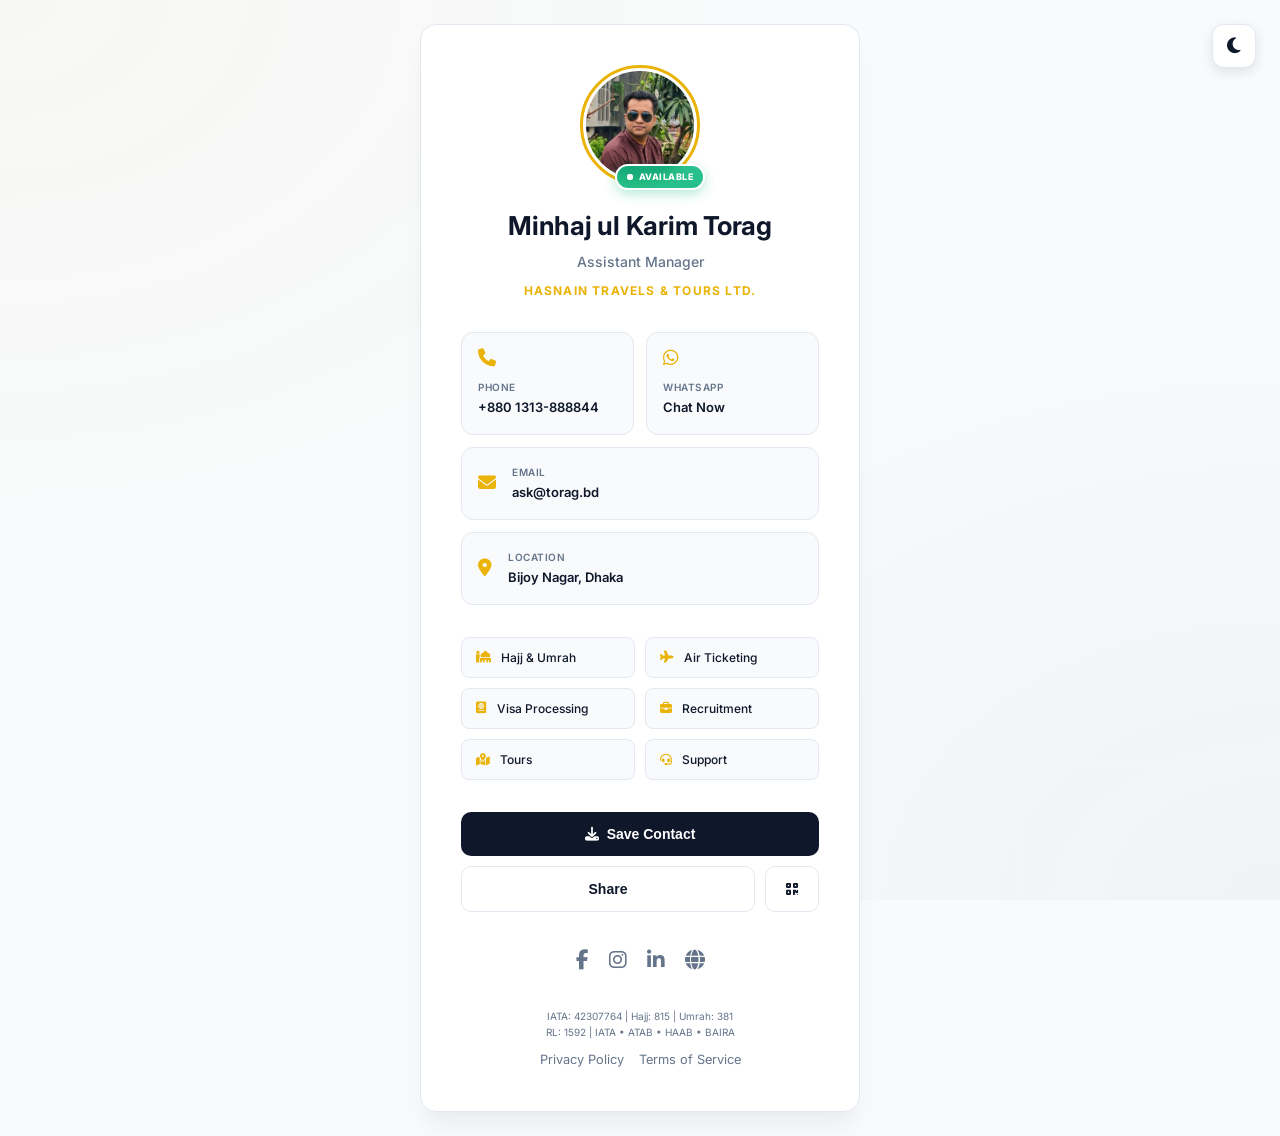
<file: index.html>
<!DOCTYPE html>
<html lang="en">

<head>
    <meta charset="UTF-8">
    <meta name="viewport" content="width=device-width, initial-scale=1.0">
    <title>Torag | Digital Business Card</title>

    <!-- SEO & Meta -->
    <meta name="theme-color" content="#0a0a0a">
    <meta name="description" content="Minhaj ul Karim Torag - Assistant Manager at Hasnain Travels & Tours Ltd.">

    <!-- Icons & Style -->
    <link rel="stylesheet" href="https://cdnjs.cloudflare.com/ajax/libs/font-awesome/6.5.1/css/all.min.css">
    <link rel="icon" type="image/png" href="Favicon.png">
    <link rel="apple-touch-icon" href="Torag.jpg">
    <link rel="stylesheet" href="style.css">
</head>

<body>

    <!-- Background Layers -->
    <div class="bg-canvas"></div>

    <div class="theme-toggle" onclick="toggleTheme()" title="Toggle Theme">
        <i class="fas fa-moon" id="themeIcon"></i>
    </div>

    <main class="card-wrapper">
        <div class="vcard" id="mainCard">

            <!-- Profile Section -->
            <header class="profile-section">
                <div class="avatar-container">
                    <img src="Torag.jpg" alt="Minhaj ul Karim Torag" class="avatar-img">
                    <div class="status-badge">
                        <span class="pulse"></span>
                        Available
                    </div>
                </div>
                <h1 class="name">Minhaj ul Karim Torag</h1>
                <p class="title-badge">Assistant Manager</p>
                <p class="company-name">Hasnain Travels & Tours Ltd.</p>
            </header>

            <!-- Contact Bento Grid -->
            <div class="contact-bento">
                <a href="tel:+8801313888844" class="bento-item">
                    <i class="fas fa-phone"></i>
                    <div class="bento-label">Phone</div>
                    <div class="bento-value">+880 1313-888844</div>
                </a>
                <a href="https://wa.me/8801307534443" class="bento-item">
                    <i class="fab fa-whatsapp"></i>
                    <div class="bento-label">WhatsApp</div>
                    <div class="bento-value">Chat Now</div>
                </a>
                <a href="mailto:ask@torag.bd" class="bento-item large">
                    <i class="fas fa-envelope"></i>
                    <div>
                        <div class="bento-label">Email</div>
                        <div class="bento-value">ask@torag.bd</div>
                    </div>
                </a>
                <a href="https://www.google.com/maps/search/?api=1&query=Hasnain+Travels+%26+Tours+Ltd+Al+Razi+Complex+Bijoy+Nagar+Dhaka"
                    target="_blank" class="bento-item large">
                    <i class="fas fa-location-dot"></i>
                    <div>
                        <div class="bento-label">Location</div>
                        <div class="bento-value">Bijoy Nagar, Dhaka</div>
                    </div>
                </a>
            </div>

            <!-- Services -->
            <div class="services-grid">
                <a href="https://wa.me/8801307534443?text=Hi,%20I'm%20interested%20in%20Hajj%20%26%20Umrah%20services."
                    target="_blank" class="service-chip"><i class="fas fa-mosque"></i> Hajj & Umrah</a>
                <a href="https://wa.me/8801307534443?text=Hi,%20I'd%20like%20to%20book%20Air%20Tickets." target="_blank"
                    class="service-chip"><i class="fas fa-plane"></i> Air Ticketing</a>
                <a href="https://wa.me/8801307534443?text=Hi,%20I%20need%20Visa%20Processing%20assistance."
                    target="_blank" class="service-chip"><i class="fas fa-passport"></i> Visa Processing</a>
                <a href="https://wa.me/8801307534443?text=Hi,%20I'm%20interested%20in%20Recruitment%20services."
                    target="_blank" class="service-chip"><i class="fas fa-briefcase"></i> Recruitment</a>
                <a href="https://wa.me/8801307534443?text=Hi,%20tell%20me%20about%20your%20Tours." target="_blank"
                    class="service-chip"><i class="fas fa-map-location-dot"></i> Tours</a>
                <a href="https://wa.me/8801307534443?text=Hi,%20I%20need%20Support." target="_blank"
                    class="service-chip"><i class="fas fa-headset"></i> Support</a>
            </div>

            <!-- Action Buttons -->
            <div class="actions">
                <button class="primary-btn" onclick="downloadVCF()">
                    <i class="fas fa-download"></i> Save Contact
                </button>
                <div class="btn-group">
                    <button class="secondary-btn" onclick="shareCard()">Share</button>
                    <button class="secondary-btn" onclick="openQR()"><i class="fas fa-qrcode"></i></button>
                </div>
            </div>

            <!-- Social Links -->
            <div class="social-floating">
                <a href="https://facebook.com/torag.me" target="_blank" class="social-icon"><i
                        class="fab fa-facebook-f"></i></a>
                <a href="https://instagram.com/mr.torag" target="_blank" class="social-icon"><i
                        class="fab fa-instagram"></i></a>
                <a href="https://linkedin.com/in/torag" target="_blank" class="social-icon"><i
                        class="fab fa-linkedin-in"></i></a>
                <a href="https://torag.bd/" target="_blank" class="social-icon"><i class="fas fa-globe"></i></a>
            </div>

            <!-- License & Footer -->
            <footer class="footer-license">
                IATA: 42307764 | Hajj: 815 | Umrah: 381<br>
                RL: 1592 | IATA • ATAB • HAAB • BAIRA<br>
                <div style="margin-top: 10px; display: flex; justify-content: center; gap: 15px; font-size: 0.8rem;">
                    <a href="privacy.html"
                        style="color: var(--text-dim); text-decoration: none; transition: var(--transition);"
                        onmouseover="this.style.color='var(--accent)'"
                        onmouseout="this.style.color='var(--text-dim)'">Privacy Policy</a>
                    <a href="terms.html"
                        style="color: var(--text-dim); text-decoration: none; transition: var(--transition);"
                        onmouseover="this.style.color='var(--accent)'"
                        onmouseout="this.style.color='var(--text-dim)'">Terms of Service</a>
                </div>
            </footer>

        </div>
    </main>

    <!-- QR Modal -->
    <div class="modal" id="qrModal" onclick="closeQR(event)">
        <div class="modal-content" onclick="event.stopPropagation()">
            <button class="close-btn" onclick="closeQR(event)">&times;</button>
            <div class="modal-header">
                <i class="fas fa-qrcode"></i>
                <h2>Share Profile</h2>
            </div>
            <div class="qr-container">
                <img src="QR.svg" alt="QR Code">
            </div>
            <p class="modal-desc">Others can scan this code to instantly view your digital business card.</p>
            <a href="QR.svg" download="Torag_QR.svg" class="secondary-btn"
                style="text-decoration: none; margin-top: 10px; display: inline-flex; align-items: center; justify-content: center; gap: 8px;">
                <i class="fas fa-download"></i> Download QR
            </a>
        </div>
    </div>

    <script>
        // Theme Toggle
        function toggleTheme() {
            document.body.classList.toggle('dark-mode');
            const icon = document.getElementById('themeIcon');
            if (document.body.classList.contains('dark-mode')) {
                icon.classList.replace('fa-moon', 'fa-sun');
                localStorage.setItem('theme', 'dark');
            } else {
                icon.classList.replace('fa-sun', 'fa-moon');
                localStorage.setItem('theme', 'light');
            }
        }

        // Load saved theme
        if (localStorage.getItem('theme') === 'dark') {
            toggleTheme();
        }

        // QR Code Modal
        function openQR() {
            document.getElementById('qrModal').classList.add('active');
        }

        function closeQR(e) {
            document.getElementById('qrModal').classList.remove('active');
        }

        // VCard Download
        function downloadVCF() {
            const vcard = `BEGIN:VCARD
VERSION:3.0
FN:Minhaj ul Karim Torag
N:Torag;Minhaj ul Karim;;;
ORG:Hasnain Travels & Tours Ltd.
TITLE:Assistant Manager
TEL;TYPE=CELL:+8801313888844
TEL;TYPE=WORK:+8801307534443
EMAIL:ask@torag.bd
ADR;TYPE=WORK:;;Al Razi Complex, Bijoy Nagar;Dhaka;1000;Bangladesh
URL:https://torag.bd
END:VCARD`;
            const blob = new Blob([vcard], { type: "text/vcard" });
            const a = document.createElement("a");
            a.href = URL.createObjectURL(blob);
            a.download = "Torag_Contact.vcf";
            a.click();
        }

        // Copy Address
        function copyAddress() {
            navigator.clipboard.writeText("Al Razi Complex, Bijoy Nagar, Dhaka-1000, Bangladesh");
            alert("Address copied!");
        }

        // Share
        function shareCard() {
            if (navigator.share) {
                navigator.share({
                    title: 'Torag | Digital Business Card',
                    url: window.location.href
                });
            } else {
                navigator.clipboard.writeText(window.location.href);
                alert("Link copied!");
            }
        }
    </script>

</body>

</html>
</file>
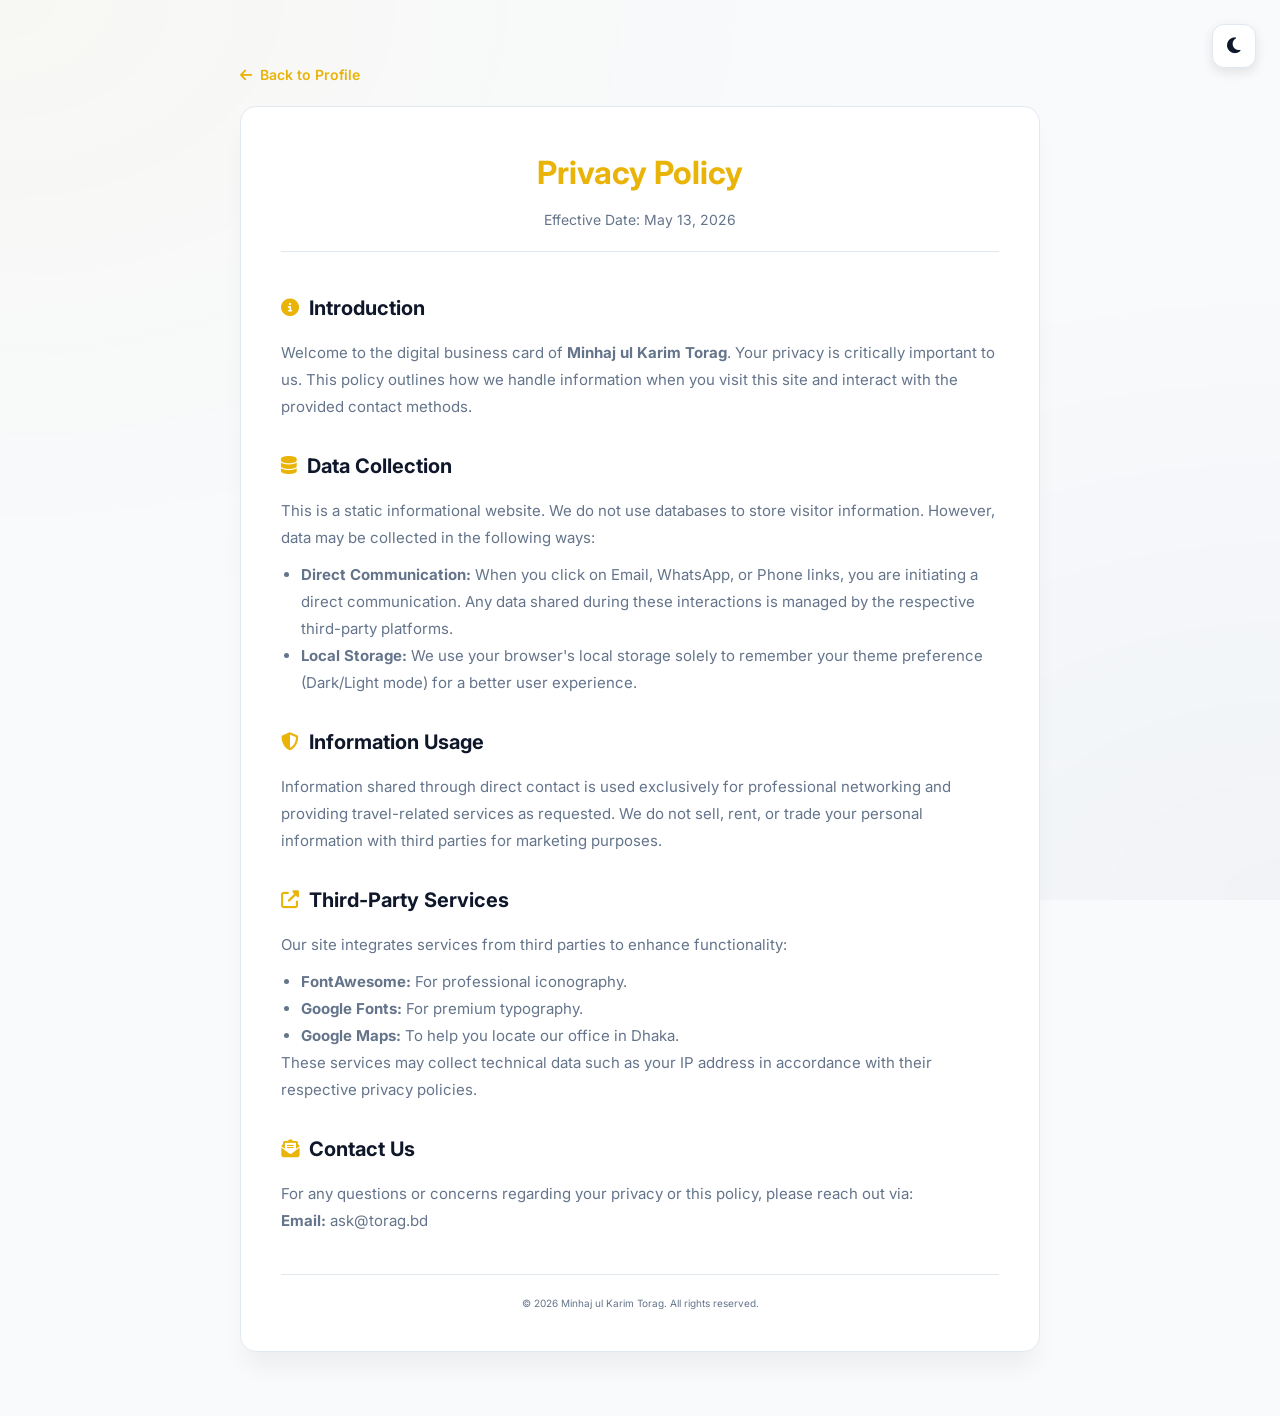
<file: privacy.html>
<!DOCTYPE html>
<html lang="en">
<head>
    <meta charset="UTF-8">
    <meta name="viewport" content="width=device-width, initial-scale=1.0">
    <title>Privacy Policy | Torag</title>
    <link rel="stylesheet" href="https://cdnjs.cloudflare.com/ajax/libs/font-awesome/6.5.1/css/all.min.css">
    <link rel="stylesheet" href="style.css">
    <style>
        .legal-wrapper {
            width: 100%;
            max-width: 800px;
            margin: 40px auto;
            animation: fadeIn 0.6s ease-out;
        }
        .legal-card {
            background: var(--card-bg);
            border: 1px solid var(--card-border);
            border-radius: var(--radius);
            padding: 40px;
            box-shadow: 0 20px 25px -5px rgba(0, 0, 0, 0.05);
            color: var(--text-main);
        }
        .legal-header {
            text-align: center;
            margin-bottom: 40px;
            border-bottom: 1px solid var(--card-border);
            padding-bottom: 20px;
        }
        .legal-header h1 {
            font-size: 32px;
            color: var(--accent);
            margin-bottom: 10px;
        }
        .legal-header p {
            font-size: 14px;
            color: var(--text-dim);
        }
        .legal-section {
            margin-bottom: 30px;
        }
        .legal-section h2 {
            font-size: 20px;
            color: var(--text-main);
            margin-bottom: 15px;
            display: flex;
            align-items: center;
            gap: 10px;
        }
        .legal-section h2 i {
            color: var(--accent);
            font-size: 18px;
        }
        .legal-section p, .legal-section ul {
            font-size: 15px;
            color: var(--text-dim);
            line-height: 1.8;
        }
        .legal-section ul {
            padding-left: 20px;
            margin-top: 10px;
        }
        .back-nav {
            margin-bottom: 20px;
        }
        .back-nav a {
            color: var(--accent);
            text-decoration: none;
            font-weight: 600;
            font-size: 14px;
            display: flex;
            align-items: center;
            gap: 8px;
            transition: var(--transition);
        }
        .back-nav a:hover {
            transform: translateX(-5px);
        }
        @media (max-width: 600px) {
            .legal-card { padding: 24px; }
            .legal-header h1 { font-size: 24px; }
        }
    </style>
</head>
<body>
    <div class="bg-canvas"></div>
    
    <div class="theme-toggle" onclick="toggleTheme()" title="Toggle Theme">
        <i class="fas fa-moon" id="themeIcon"></i>
    </div>

    <main class="legal-wrapper">
        <nav class="back-nav">
            <a href="index.html"><i class="fas fa-arrow-left"></i> Back to Profile</a>
        </nav>

        <article class="legal-card">
            <header class="legal-header">
                <h1>Privacy Policy</h1>
                <p>Effective Date: May 13, 2026</p>
            </header>

            <section class="legal-section">
                <h2><i class="fas fa-info-circle"></i> Introduction</h2>
                <p>Welcome to the digital business card of <strong>Minhaj ul Karim Torag</strong>. Your privacy is critically important to us. This policy outlines how we handle information when you visit this site and interact with the provided contact methods.</p>
            </section>

            <section class="legal-section">
                <h2><i class="fas fa-database"></i> Data Collection</h2>
                <p>This is a static informational website. We do not use databases to store visitor information. However, data may be collected in the following ways:</p>
                <ul>
                    <li><strong>Direct Communication:</strong> When you click on Email, WhatsApp, or Phone links, you are initiating a direct communication. Any data shared during these interactions is managed by the respective third-party platforms.</li>
                    <li><strong>Local Storage:</strong> We use your browser's local storage solely to remember your theme preference (Dark/Light mode) for a better user experience.</li>
                </ul>
            </section>

            <section class="legal-section">
                <h2><i class="fas fa-shield-alt"></i> Information Usage</h2>
                <p>Information shared through direct contact is used exclusively for professional networking and providing travel-related services as requested. We do not sell, rent, or trade your personal information with third parties for marketing purposes.</p>
            </section>

            <section class="legal-section">
                <h2><i class="fas fa-external-link-alt"></i> Third-Party Services</h2>
                <p>Our site integrates services from third parties to enhance functionality:</p>
                <ul>
                    <li><strong>FontAwesome:</strong> For professional iconography.</li>
                    <li><strong>Google Fonts:</strong> For premium typography.</li>
                    <li><strong>Google Maps:</strong> To help you locate our office in Dhaka.</li>
                </ul>
                <p>These services may collect technical data such as your IP address in accordance with their respective privacy policies.</p>
            </section>

            <section class="legal-section">
                <h2><i class="fas fa-envelope-open-text"></i> Contact Us</h2>
                <p>For any questions or concerns regarding your privacy or this policy, please reach out via:</p>
                <p><strong>Email:</strong> ask@torag.bd</p>
            </section>

            <footer class="footer-license" style="margin-top: 40px; border-top: 1px solid var(--card-border); padding-top: 20px;">
                © 2026 Minhaj ul Karim Torag. All rights reserved.
            </footer>
        </article>
    </main>

    <script>
        function toggleTheme() {
            document.body.classList.toggle('dark-mode');
            const icon = document.getElementById('themeIcon');
            if (document.body.classList.contains('dark-mode')) {
                icon.classList.replace('fa-moon', 'fa-sun');
                localStorage.setItem('theme', 'dark');
            } else {
                icon.classList.replace('fa-sun', 'fa-moon');
                localStorage.setItem('theme', 'light');
            }
        }
        if (localStorage.getItem('theme') === 'dark') {
            document.body.classList.add('dark-mode');
            document.getElementById('themeIcon').classList.replace('fa-moon', 'fa-sun');
        }
    </script>
</body>
</html>
</file>
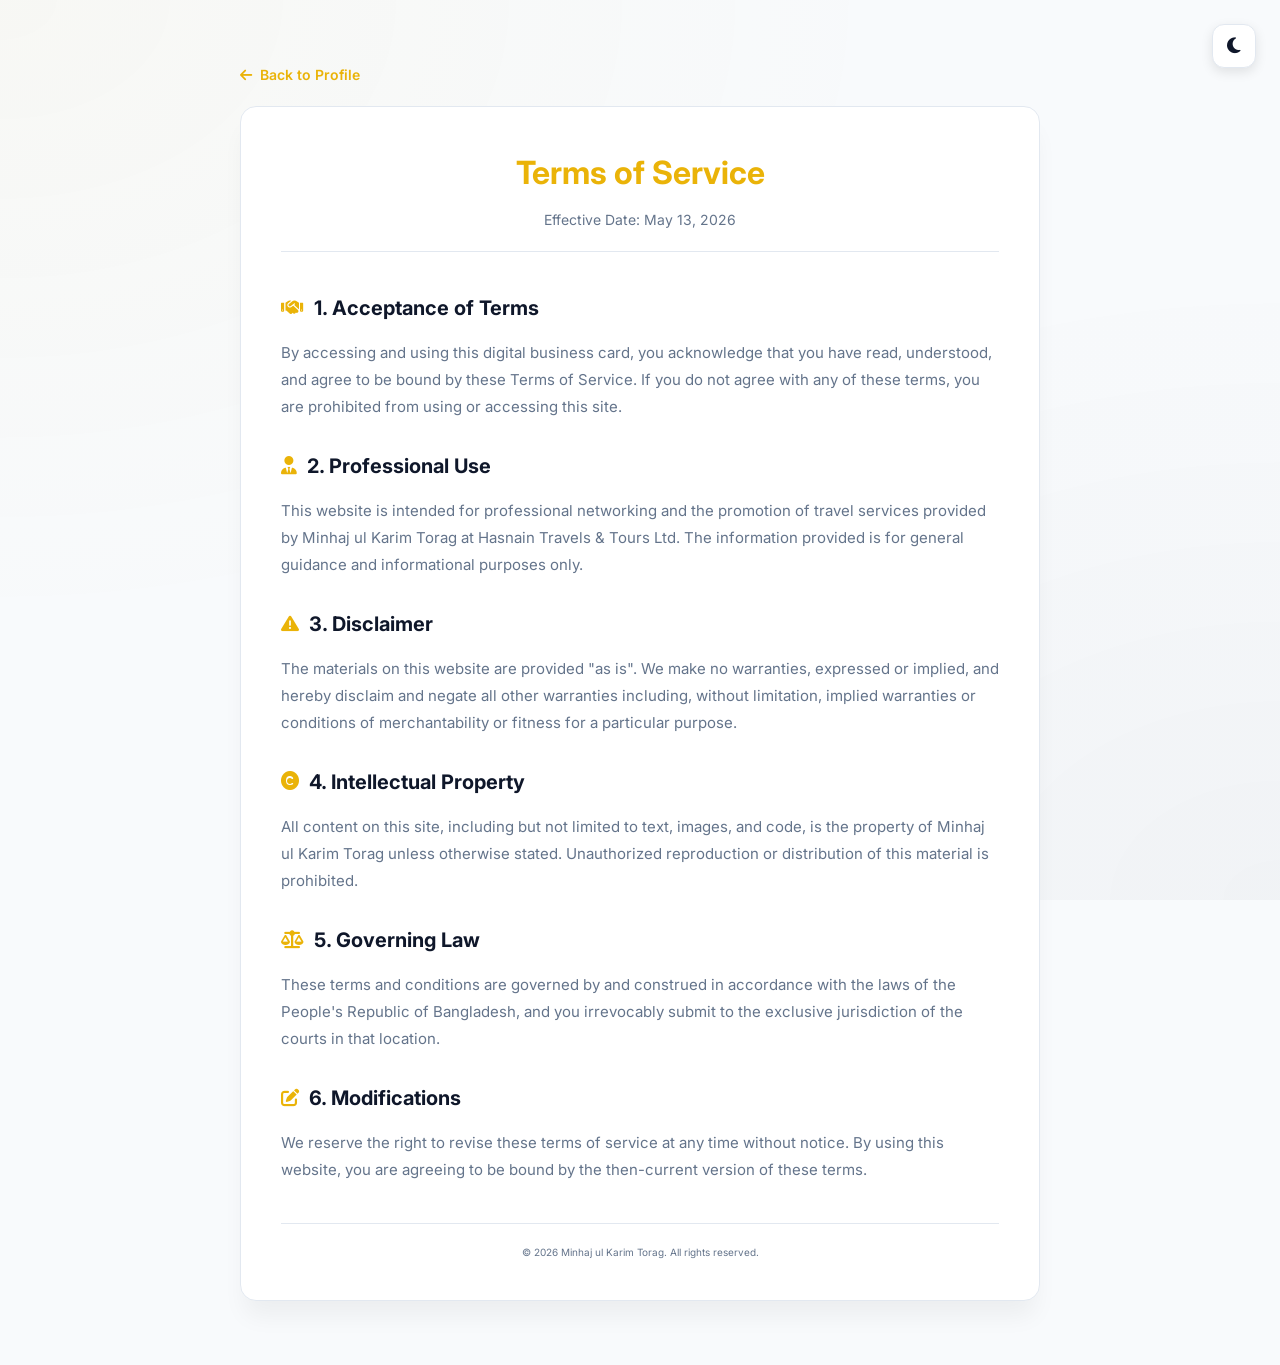
<file: terms.html>
<!DOCTYPE html>
<html lang="en">
<head>
    <meta charset="UTF-8">
    <meta name="viewport" content="width=device-width, initial-scale=1.0">
    <title>Terms of Service | Torag</title>
    <link rel="stylesheet" href="https://cdnjs.cloudflare.com/ajax/libs/font-awesome/6.5.1/css/all.min.css">
    <link rel="stylesheet" href="style.css">
    <style>
        .legal-wrapper {
            width: 100%;
            max-width: 800px;
            margin: 40px auto;
            animation: fadeIn 0.6s ease-out;
        }
        .legal-card {
            background: var(--card-bg);
            border: 1px solid var(--card-border);
            border-radius: var(--radius);
            padding: 40px;
            box-shadow: 0 20px 25px -5px rgba(0, 0, 0, 0.05);
            color: var(--text-main);
        }
        .legal-header {
            text-align: center;
            margin-bottom: 40px;
            border-bottom: 1px solid var(--card-border);
            padding-bottom: 20px;
        }
        .legal-header h1 {
            font-size: 32px;
            color: var(--accent);
            margin-bottom: 10px;
        }
        .legal-header p {
            font-size: 14px;
            color: var(--text-dim);
        }
        .legal-section {
            margin-bottom: 30px;
        }
        .legal-section h2 {
            font-size: 20px;
            color: var(--text-main);
            margin-bottom: 15px;
            display: flex;
            align-items: center;
            gap: 10px;
        }
        .legal-section h2 i {
            color: var(--accent);
            font-size: 18px;
        }
        .legal-section p, .legal-section ul {
            font-size: 15px;
            color: var(--text-dim);
            line-height: 1.8;
        }
        .legal-section ul {
            padding-left: 20px;
            margin-top: 10px;
        }
        .back-nav {
            margin-bottom: 20px;
        }
        .back-nav a {
            color: var(--accent);
            text-decoration: none;
            font-weight: 600;
            font-size: 14px;
            display: flex;
            align-items: center;
            gap: 8px;
            transition: var(--transition);
        }
        .back-nav a:hover {
            transform: translateX(-5px);
        }
        @media (max-width: 600px) {
            .legal-card { padding: 24px; }
            .legal-header h1 { font-size: 24px; }
        }
    </style>
</head>
<body>
    <div class="bg-canvas"></div>
    
    <div class="theme-toggle" onclick="toggleTheme()" title="Toggle Theme">
        <i class="fas fa-moon" id="themeIcon"></i>
    </div>

    <main class="legal-wrapper">
        <nav class="back-nav">
            <a href="index.html"><i class="fas fa-arrow-left"></i> Back to Profile</a>
        </nav>

        <article class="legal-card">
            <header class="legal-header">
                <h1>Terms of Service</h1>
                <p>Effective Date: May 13, 2026</p>
            </header>

            <section class="legal-section">
                <h2><i class="fas fa-handshake"></i> 1. Acceptance of Terms</h2>
                <p>By accessing and using this digital business card, you acknowledge that you have read, understood, and agree to be bound by these Terms of Service. If you do not agree with any of these terms, you are prohibited from using or accessing this site.</p>
            </section>

            <section class="legal-section">
                <h2><i class="fas fa-user-tie"></i> 2. Professional Use</h2>
                <p>This website is intended for professional networking and the promotion of travel services provided by Minhaj ul Karim Torag at Hasnain Travels & Tours Ltd. The information provided is for general guidance and informational purposes only.</p>
            </section>

            <section class="legal-section">
                <h2><i class="fas fa-exclamation-triangle"></i> 3. Disclaimer</h2>
                <p>The materials on this website are provided "as is". We make no warranties, expressed or implied, and hereby disclaim and negate all other warranties including, without limitation, implied warranties or conditions of merchantability or fitness for a particular purpose.</p>
            </section>

            <section class="legal-section">
                <h2><i class="fas fa-copyright"></i> 4. Intellectual Property</h2>
                <p>All content on this site, including but not limited to text, images, and code, is the property of Minhaj ul Karim Torag unless otherwise stated. Unauthorized reproduction or distribution of this material is prohibited.</p>
            </section>

            <section class="legal-section">
                <h2><i class="fas fa-balance-scale"></i> 5. Governing Law</h2>
                <p>These terms and conditions are governed by and construed in accordance with the laws of the People's Republic of Bangladesh, and you irrevocably submit to the exclusive jurisdiction of the courts in that location.</p>
            </section>

            <section class="legal-section">
                <h2><i class="fas fa-edit"></i> 6. Modifications</h2>
                <p>We reserve the right to revise these terms of service at any time without notice. By using this website, you are agreeing to be bound by the then-current version of these terms.</p>
            </section>

            <footer class="footer-license" style="margin-top: 40px; border-top: 1px solid var(--card-border); padding-top: 20px;">
                © 2026 Minhaj ul Karim Torag. All rights reserved.
            </footer>
        </article>
    </main>

    <script>
        function toggleTheme() {
            document.body.classList.toggle('dark-mode');
            const icon = document.getElementById('themeIcon');
            if (document.body.classList.contains('dark-mode')) {
                icon.classList.replace('fa-moon', 'fa-sun');
                localStorage.setItem('theme', 'dark');
            } else {
                icon.classList.replace('fa-sun', 'fa-moon');
                localStorage.setItem('theme', 'light');
            }
        }
        if (localStorage.getItem('theme') === 'dark') {
            document.body.classList.add('dark-mode');
            document.getElementById('themeIcon').classList.replace('fa-moon', 'fa-sun');
        }
    </script>
</body>
</html>
</file>
<file: style.css>
/* 
    Corporate Luxury Digital Business Card
    Theme: Professional, Trustworthy & Elegant
*/

@import url('https://fonts.googleapis.com/css2?family=Inter:wght@300;400;500;600;700;800&display=swap');

:root {
    --primary: #0f172a;
    --primary-light: #1e293b;
    --accent: #eab308; /* Professional Gold */
    --accent-soft: rgba(234, 179, 8, 0.1);
    --bg-main: #f8fafc;
    --card-bg: #ffffff;
    --card-border: #e2e8f0;
    --text-main: #0f172a;
    --text-dim: #64748b;
    --radius: 16px;
    --transition: all 0.3s cubic-bezier(0.4, 0, 0.2, 1);
}

body.dark-mode {
    --bg-main: #020617;
    --card-bg: #0f172a;
    --card-border: #1e293b;
    --text-main: #f8fafc;
    --text-dim: #94a3b8;
}

* {
    margin: 0;
    padding: 0;
    box-sizing: border-box;
}

body {
    font-family: 'Inter', sans-serif;
    background-color: var(--bg-main);
    color: var(--text-main);
    min-height: 100vh;
    display: flex;
    justify-content: center;
    align-items: center;
    padding: 24px;
    line-height: 1.6;
    transition: background-color 0.5s ease;
}

/* Structured Background */
.bg-canvas {
    position: fixed;
    top: 0;
    left: 0;
    width: 100%;
    height: 100%;
    z-index: -1;
    background-image: 
        radial-gradient(at 0% 0%, rgba(234, 179, 8, 0.03) 0px, transparent 50%),
        radial-gradient(at 100% 100%, rgba(15, 23, 42, 0.03) 0px, transparent 50%);
}

/* Card Container */
.card-wrapper {
    width: 100%;
    max-width: 440px;
    animation: fadeIn 0.6s ease-out;
}

@keyframes fadeIn {
    from { opacity: 0; transform: translateY(10px); }
    to { opacity: 1; transform: translateY(0); }
}

.vcard {
    background: var(--card-bg);
    border: 1px solid var(--card-border);
    border-radius: var(--radius);
    padding: 40px;
    box-shadow: 0 20px 25px -5px rgba(0, 0, 0, 0.05), 0 10px 10px -5px rgba(0, 0, 0, 0.02);
    position: relative;
}

/* Profile Section */
.profile-section {
    text-align: center;
    margin-bottom: 32px;
}

.avatar-container {
    position: relative;
    width: 120px;
    height: 120px;
    margin: 0 auto 20px;
}

.avatar-img {
    width: 100%;
    height: 100%;
    object-fit: cover;
    border-radius: 50%;
    border: 3px solid var(--accent);
    padding: 3px;
    background: var(--card-bg);
}

.status-badge {
    position: absolute;
    bottom: -5px;
    right: -5px;
    background: rgba(16, 185, 129, 0.9);
    backdrop-filter: blur(4px);
    color: white;
    padding: 4px 10px;
    border-radius: 100px;
    font-size: 9px;
    font-weight: 800;
    text-transform: uppercase;
    letter-spacing: 0.5px;
    display: flex;
    align-items: center;
    gap: 6px;
    border: 2px solid var(--card-bg);
    box-shadow: 0 4px 12px rgba(16, 185, 129, 0.3);
}

.pulse {
    width: 6px;
    height: 6px;
    background: white;
    border-radius: 50%;
    position: relative;
}

.pulse::after {
    content: '';
    position: absolute;
    top: 0;
    left: 0;
    width: 100%;
    height: 100%;
    background: white;
    border-radius: 50%;
    animation: badgePulse 2s infinite;
}

@keyframes badgePulse {
    0% { transform: scale(1); opacity: 0.8; }
    100% { transform: scale(3); opacity: 0; }
}

.name {
    font-size: 26px;
    font-weight: 700;
    letter-spacing: -0.01em;
    margin-bottom: 4px;
    color: var(--text-main);
}

.title-badge {
    font-size: 14px;
    color: var(--text-dim);
    font-weight: 500;
    margin-bottom: 8px;
}

.company-name {
    font-size: 12px;
    color: var(--accent);
    font-weight: 700;
    text-transform: uppercase;
    letter-spacing: 0.1em;
}

/* Professional Bento Grid */
.contact-bento {
    display: grid;
    grid-template-columns: repeat(2, 1fr);
    gap: 12px;
    margin-bottom: 32px;
}

.bento-item {
    background: var(--bg-main);
    border: 1px solid var(--card-border);
    border-radius: 12px;
    padding: 16px;
    text-decoration: none;
    color: inherit;
    transition: var(--transition);
}

.bento-item:hover {
    border-color: var(--accent);
    background: var(--card-bg);
    transform: translateY(-2px);
    box-shadow: 0 4px 12px rgba(0,0,0,0.05);
}

.bento-item i {
    font-size: 18px;
    color: var(--accent);
    margin-bottom: 12px;
    display: block;
}

.bento-label {
    font-size: 10px;
    font-weight: 600;
    color: var(--text-dim);
    text-transform: uppercase;
    letter-spacing: 0.05em;
    margin-bottom: 2px;
}

.bento-value {
    font-size: 13px;
    font-weight: 600;
    white-space: nowrap;
    overflow: hidden;
    text-overflow: ellipsis;
}

.bento-item.large {
    grid-column: span 2;
    display: flex;
    align-items: center;
    gap: 16px;
}

.bento-item.large i {
    margin-bottom: 0;
}

/* Structured Services */
.services-grid {
    display: grid;
    grid-template-columns: repeat(2, 1fr);
    gap: 10px;
    margin-bottom: 32px;
}

.service-chip {
    padding: 10px 14px;
    background: var(--bg-main);
    border: 1px solid var(--card-border);
    border-radius: 8px;
    font-size: 12px;
    font-weight: 500;
    color: var(--text-main);
    display: flex;
    align-items: center;
    gap: 10px;
    text-decoration: none;
    transition: var(--transition);
}

.service-chip i {
    color: var(--accent);
}

.service-chip:hover {
    border-color: var(--accent);
    color: var(--accent);
}

/* Action Buttons */
.actions {
    display: flex;
    flex-direction: column;
    gap: 10px;
    margin-bottom: 32px;
}

.primary-btn {
    background: var(--primary);
    color: #ffffff;
}

body.dark-mode .primary-btn {
    background: var(--accent);
    color: #000000;
}

.primary-btn, .secondary-btn {
    width: 100%;
    padding: 14px;
    border-radius: 10px;
    font-weight: 600;
    font-size: 14px;
    cursor: pointer;
    border: none;
    transition: var(--transition);
    display: flex;
    align-items: center;
    justify-content: center;
    gap: 8px;
}

.primary-btn:hover {
    filter: brightness(1.1);
    transform: translateY(-2px);
}

.btn-group {
    display: flex;
    gap: 10px;
}

.secondary-btn {
    background: transparent;
    color: var(--text-main);
    border: 1px solid var(--card-border);
}

.secondary-btn:hover {
    background: var(--bg-main);
    border-color: var(--accent);
}

.secondary-btn:last-child {
    flex: 0 0 54px;
}

/* Social Links */
.social-floating {
    display: flex;
    justify-content: center;
    gap: 20px;
}

.social-icon {
    color: var(--text-dim);
    font-size: 20px;
    transition: var(--transition);
}

.social-icon:hover {
    color: var(--accent);
    transform: translateY(-3px);
}

/* Theme Toggle */
.theme-toggle {
    position: fixed;
    top: 24px;
    right: 24px;
    width: 44px;
    height: 44px;
    background: var(--card-bg);
    border: 1px solid var(--card-border);
    border-radius: 12px;
    display: flex;
    align-items: center;
    justify-content: center;
    cursor: pointer;
    z-index: 100;
    box-shadow: 0 4px 12px rgba(0, 0, 0, 0.1);
    transition: var(--transition);
    backdrop-filter: blur(8px);
}

.theme-toggle:hover {
    transform: translateY(-2px) rotate(8deg);
    border-color: var(--accent);
    box-shadow: 0 6px 16px rgba(0, 0, 0, 0.15);
    background: var(--bg-main);
}

.theme-toggle i {
    font-size: 18px;
    color: var(--text-main);
    transition: var(--transition);
}

.theme-toggle:hover i {
    color: var(--accent);
}

body.dark-mode .theme-toggle {
    box-shadow: 0 4px 20px rgba(0, 0, 0, 0.4);
}

/* Modal */
.modal {
    position: fixed;
    top: 0;
    left: 0;
    width: 100%;
    height: 100%;
    background: rgba(15, 23, 42, 0.8);
    backdrop-filter: blur(8px);
    display: flex;
    align-items: center;
    justify-content: center;
    z-index: 1000;
    opacity: 0;
    pointer-events: none;
    transition: var(--transition);
}

.modal.active {
    opacity: 1;
    pointer-events: auto;
}

.modal-content {
    background: var(--card-bg);
    backdrop-filter: blur(20px);
    -webkit-backdrop-filter: blur(20px);
    border: 1px solid var(--card-border);
    padding: 32px;
    border-radius: 28px;
    text-align: center;
    width: 100%;
    max-width: 340px;
    color: var(--text-main);
    transform: scale(0.9);
    transition: var(--transition);
}

body.light-mode .modal-content {
    background: #ffffff;
}

.modal.active .modal-content {
    transform: scale(1);
}

.modal-header {
    margin-bottom: 24px;
}

.modal-header i {
    font-size: 24px;
    color: var(--accent);
    margin-bottom: 12px;
}

.modal-header h2 {
    font-size: 20px;
    font-weight: 700;
}

.qr-container {
    background: #ffffff;
    padding: 20px;
    border-radius: 20px;
    margin: 0 auto 24px;
    width: fit-content;
    box-shadow: 0 10px 30px rgba(0,0,0,0.1);
}

.qr-container img {
    width: 180px;
    height: 180px;
    display: block;
}

.modal-desc {
    font-size: 12px;
    color: var(--text-dim);
    margin-bottom: 24px;
    line-height: 1.6;
}

.close-btn {
    position: absolute;
    top: 20px;
    right: 20px;
    background: none;
    border: none;
    font-size: 24px;
    cursor: pointer;
    color: var(--text-dim);
    transition: var(--transition);
}

.close-btn:hover {
    color: var(--accent);
}

/* Footer */
.footer-license {
    margin-top: 32px;
    text-align: center;
    font-size: 10px;
    color: var(--text-dim);
    line-height: 1.6;
}

.cursor-glow { display: none; } /* Disabled for professional look */
.bg-canvas .orb { display: none; } /* Disabled for professional look */
</file>
